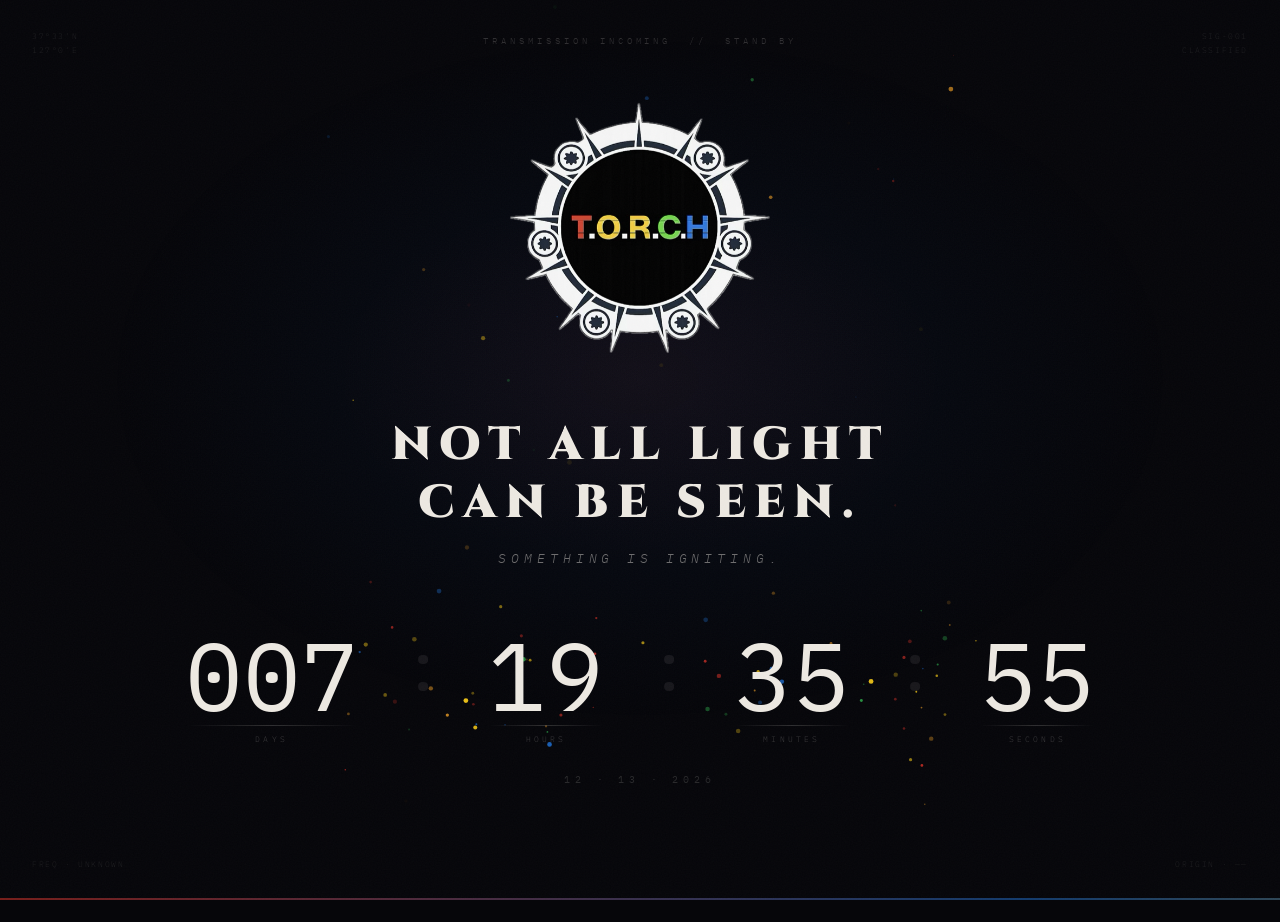
<file: teaser.html>
<!DOCTYPE html>
<html lang="en">
<head>
  <meta charset="UTF-8" />
  <meta name="viewport" content="width=device-width, initial-scale=1.0" />
  <title>T.O.R.C.H — 12.13.2026</title>
  <meta name="description" content="Something is igniting. 12.13.2026" />

  <link rel="preconnect" href="https://fonts.googleapis.com" />
  <link rel="preconnect" href="https://fonts.gstatic.com" crossorigin />
  <link href="https://fonts.googleapis.com/css2?family=Cinzel:wght@400;700;900&family=IBM+Plex+Mono:ital,wght@0,300;0,400;0,500;1,300&display=swap" rel="stylesheet" />

  <style>
    *, *::before, *::after { box-sizing: border-box; margin: 0; padding: 0; }

    :root {
      --red:    #e8352a;
      --blue:   #1f6fd0;
      --yellow: #f5c918;
      --green:  #2ea84a;
      --cream:  #ede9e2;
      --bg:     #06060a;
      --mid:    rgba(237,233,226,0.45);
      --faint:  rgba(237,233,226,0.18);
      --ghost:  rgba(237,233,226,0.07);
    }

    html, body {
      width: 100%; height: 100%;
      background: var(--bg);
      color: var(--cream);
      overflow-x: hidden;
      -webkit-font-smoothing: antialiased;
    }

    /* ── Grain overlay ──────────────────────────────── */
    body::after {
      content: '';
      position: fixed; inset: 0;
      background-image: url("data:image/svg+xml,%3Csvg xmlns='http://www.w3.org/2000/svg' width='300' height='300'%3E%3Cfilter id='n'%3E%3CfeTurbulence type='fractalNoise' baseFrequency='0.75' numOctaves='4' stitchTiles='stitch'/%3E%3C/filter%3E%3Crect width='300' height='300' filter='url(%23n)' opacity='1'/%3E%3C/svg%3E");
      opacity: 0.028;
      pointer-events: none;
      z-index: 999;
    }

    /* ── Radial bg glow ─────────────────────────────── */
    body::before {
      content: '';
      position: fixed; inset: 0;
      background: radial-gradient(ellipse 60% 55% at 50% 42%, rgba(31,111,208,0.07) 0%, transparent 70%),
                  radial-gradient(ellipse 40% 35% at 50% 42%, rgba(232,53,42,0.05) 0%, transparent 60%);
      pointer-events: none;
      z-index: 0;
    }

    /* ── Canvas ─────────────────────────────────────── */
    #canvas {
      position: fixed; inset: 0;
      width: 100%; height: 100%;
      pointer-events: none;
      z-index: 1;
    }

    /* ── Layout ─────────────────────────────────────── */
    .site {
      position: relative; z-index: 2;
      min-height: 100vh;
      display: flex;
      flex-direction: column;
      align-items: center;
      justify-content: center;
      padding: 6rem 2rem 5rem;
      gap: 0;
    }

    /* ── Top label ──────────────────────────────────── */
    .transmission {
      position: fixed;
      top: 2.2rem; left: 50%;
      transform: translateX(-50%);
      font-family: 'IBM Plex Mono', monospace;
      font-size: 0.55rem;
      font-weight: 300;
      letter-spacing: 0.45em;
      color: rgba(237,233,226,0.18);
      white-space: nowrap;
      text-transform: uppercase;
      animation: fadeIn 2s ease 0.5s both;
    }

    /* ── Corner coords ──────────────────────────────── */
    .corner {
      position: fixed;
      font-family: 'IBM Plex Mono', monospace;
      font-size: 0.5rem;
      font-weight: 300;
      letter-spacing: 0.2em;
      color: rgba(237,233,226,0.1);
      line-height: 1.8;
      animation: fadeIn 2s ease 1.5s both;
    }
    .corner-tl { top: 1.8rem; left: 2rem; }
    .corner-tr { top: 1.8rem; right: 2rem; text-align: right; }
    .corner-bl { bottom: 1.8rem; left: 2rem; }
    .corner-br { bottom: 1.8rem; right: 2rem; text-align: right; }
    @media (max-width: 600px) { .corner { display: none; } }

    /* ── Logo ───────────────────────────────────────── */
    .logo-wrap {
      position: relative;
      width: clamp(160px, 26vw, 260px);
      aspect-ratio: 1;
      margin-bottom: 3.5rem;
      animation: riseIn 1.4s cubic-bezier(0.22,1,0.36,1) 0.2s both;
    }

    .logo-wrap img {
      width: 100%; height: 100%;
      object-fit: contain;
      animation: breathe 5s ease-in-out infinite;
    }

    @keyframes breathe {
      0%,100% {
        filter:
          drop-shadow(0 0 18px rgba(232,53,42,0.22))
          drop-shadow(0 0 50px rgba(31,111,208,0.12))
          drop-shadow(0 0 90px rgba(245,201,24,0.05));
      }
      50% {
        filter:
          drop-shadow(0 0 32px rgba(232,53,42,0.40))
          drop-shadow(0 0 80px rgba(31,111,208,0.22))
          drop-shadow(0 0 140px rgba(245,201,24,0.10))
          drop-shadow(0 0 200px rgba(46,168,74,0.06));
      }
    }

    /* ── Headline ───────────────────────────────────── */
    .headline {
      text-align: center;
      margin-bottom: 3.8rem;
      animation: riseIn 1.4s cubic-bezier(0.22,1,0.36,1) 0.5s both;
    }

    .headline h1 {
      font-family: 'Cinzel', serif;
      font-weight: 900;
      font-size: clamp(1.35rem, 4.2vw, 2.9rem);
      letter-spacing: 0.18em;
      color: var(--cream);
      line-height: 1.25;
      margin-bottom: 1.1rem;
    }

    .headline p {
      font-family: 'IBM Plex Mono', monospace;
      font-weight: 300;
      font-style: italic;
      font-size: clamp(0.65rem, 1.4vw, 0.8rem);
      letter-spacing: 0.38em;
      color: var(--mid);
      text-transform: uppercase;
    }

    /* ── Countdown ──────────────────────────────────── */
    .countdown-wrap {
      display: flex;
      align-items: flex-start;
      gap: clamp(1.2rem, 3.5vw, 3rem);
      margin-bottom: 1.8rem;
      animation: riseIn 1.4s cubic-bezier(0.22,1,0.36,1) 0.8s both;
    }

    .cd-unit {
      display: flex;
      flex-direction: column;
      align-items: center;
      gap: 0.6rem;
    }

    .cd-num {
      font-family: 'IBM Plex Mono', monospace;
      font-weight: 400;
      font-size: clamp(2.8rem, 9vw, 6rem);
      line-height: 1;
      color: var(--cream);
      min-width: 2ch;
      text-align: center;
      position: relative;
    }

    /* Underline rule */
    .cd-num::after {
      content: '';
      position: absolute;
      bottom: -3px; left: 0; right: 0;
      height: 1px;
      background: linear-gradient(90deg, transparent, var(--faint), transparent);
    }

    .cd-label {
      font-family: 'IBM Plex Mono', monospace;
      font-weight: 300;
      font-size: 0.52rem;
      letter-spacing: 0.38em;
      color: rgba(237,233,226,0.22);
      text-transform: uppercase;
    }

    .cd-sep {
      font-family: 'IBM Plex Mono', monospace;
      font-size: clamp(2rem, 6vw, 4.2rem);
      color: rgba(237,233,226,0.08);
      line-height: 1;
      margin-top: 0.05em;
      user-select: none;
    }

    /* Tick flash */
    @keyframes tick {
      0%   { opacity: 1; }
      12%  { opacity: 0.4; }
      25%  { opacity: 1; }
    }
    .flash { animation: tick 0.25s ease; }

    /* ── Date tag ───────────────────────────────────── */
    .date-tag {
      font-family: 'IBM Plex Mono', monospace;
      font-size: 0.6rem;
      letter-spacing: 0.5em;
      color: rgba(237,233,226,0.15);
      margin-bottom: 3.5rem;
      text-transform: uppercase;
      animation: riseIn 1.4s cubic-bezier(0.22,1,0.36,1) 1s both;
    }


    /* ── Bottom signal bar ──────────────────────────── */
    .signal-bar {
      position: fixed;
      bottom: 0; left: 0; right: 0;
      height: 2px;
      background: linear-gradient(90deg,
        var(--red), var(--blue), var(--yellow), var(--green), var(--blue), var(--red)
      );
      background-size: 400% 100%;
      animation: signalFlow 10s linear infinite;
      opacity: 0.5;
      z-index: 10;
    }
    @keyframes signalFlow {
      0%   { background-position: 0% 0%; }
      100% { background-position: 400% 0%; }
    }

    /* ── Shared animations ──────────────────────────── */
    @keyframes fadeIn {
      from { opacity: 0; }
      to   { opacity: 1; }
    }
    @keyframes riseIn {
      from { opacity: 0; transform: translateY(22px); }
      to   { opacity: 1; transform: translateY(0); }
    }

    /* ── Responsive ─────────────────────────────────── */
    @media (max-width: 480px) {
      .countdown-wrap { gap: 0.9rem; }
      .cd-sep { font-size: 1.8rem; }
      .headline h1 { letter-spacing: 0.1em; }
    }
  </style>
</head>
<body>

<canvas id="canvas"></canvas>

<div class="transmission">TRANSMISSION INCOMING &nbsp;//&nbsp; STAND BY</div>

<div class="corner corner-tl">37°33'N<br>127°0'E</div>
<div class="corner corner-tr">SIG-001<br>CLASSIFIED</div>
<div class="corner corner-bl">FREQ&nbsp;·&nbsp;UNKNOWN</div>
<div class="corner corner-br">ORIGIN&nbsp;·&nbsp;——</div>

<main class="site">

  <div class="logo-wrap">
    <img src="images/Hero.png" alt="T.O.R.C.H" />
  </div>

  <div class="headline">
    <h1>NOT ALL LIGHT<br>CAN BE SEEN.</h1>
    <p>Something is igniting.</p>
  </div>

  <div class="countdown-wrap" id="countdown">
    <div class="cd-unit">
      <div class="cd-num" id="cd-days">000</div>
      <div class="cd-label">Days</div>
    </div>
    <div class="cd-sep">:</div>
    <div class="cd-unit">
      <div class="cd-num" id="cd-hours">00</div>
      <div class="cd-label">Hours</div>
    </div>
    <div class="cd-sep">:</div>
    <div class="cd-unit">
      <div class="cd-num" id="cd-mins">00</div>
      <div class="cd-label">Minutes</div>
    </div>
    <div class="cd-sep">:</div>
    <div class="cd-unit">
      <div class="cd-num" id="cd-secs">00</div>
      <div class="cd-label">Seconds</div>
    </div>
  </div>

  <div class="date-tag">12 · 13 · 2026</div>

</main>

<div class="signal-bar"></div>

<script>
// ── Countdown ──────────────────────────────────────────────────
const TARGET = new Date('2026-12-13T00:00:00');

function pad(n, w = 2) { return String(n).padStart(w, '0'); }

function tick() {
  const now  = new Date();
  const diff = TARGET - now;

  if (diff <= 0) {
    ['cd-days','cd-hours','cd-mins','cd-secs'].forEach(id => {
      document.getElementById(id).textContent = id === 'cd-days' ? '000' : '00';
    });
    return;
  }

  const days  = Math.floor(diff / 864e5);
  const hours = Math.floor((diff % 864e5) / 36e5);
  const mins  = Math.floor((diff % 36e5)  / 6e4);
  const secs  = Math.floor((diff % 6e4)   / 1e3);

  const secEl  = document.getElementById('cd-secs');
  const newSec = pad(secs);
  if (secEl.textContent !== newSec) {
    secEl.classList.remove('flash');
    void secEl.offsetWidth;
    secEl.classList.add('flash');
  }

  document.getElementById('cd-days').textContent  = pad(days, 3);
  document.getElementById('cd-hours').textContent = pad(hours);
  document.getElementById('cd-mins').textContent  = pad(mins);
  secEl.textContent = newSec;
}

tick();
setInterval(tick, 1000);

// ── Particle system (rising embers) ───────────────────────────
(function () {
  const canvas = document.getElementById('canvas');
  const ctx    = canvas.getContext('2d');
  let W, H;

  const COLORS = [
    [232, 53,  42],   // red
    [245,201,  24],   // yellow
    [255,170,  40],   // warm orange
    [ 31,111, 208],   // blue
    [ 46,168,  74],   // green
  ];

  function resize() {
    W = canvas.width  = window.innerWidth;
    H = canvas.height = window.innerHeight;
  }
  resize();
  window.addEventListener('resize', resize);

  class Ember {
    constructor(scatter) {
      this.scatter = scatter;
      this.reset();
      if (scatter) { this.y = Math.random() * H; this.alpha *= Math.random(); }
    }
    reset() {
      // Spawn in a loose band around horizontal centre
      this.x     = W * 0.25 + Math.random() * W * 0.5;
      this.y     = H * 0.72 + Math.random() * H * 0.15;
      this.vx    = (Math.random() - 0.5) * 0.5;
      this.vy    = -(0.35 + Math.random() * 1.1);
      this.r     = 0.6 + Math.random() * 1.8;
      this.alpha = 0.55 + Math.random() * 0.4;
      this.decay = 0.003 + Math.random() * 0.005;
      this.col   = COLORS[Math.floor(Math.random() * COLORS.length)];
      this.age   = 0;
    }
    update() {
      this.x += this.vx + Math.sin(this.age * 0.04) * 0.25;
      this.y += this.vy;
      this.alpha -= this.decay;
      this.age++;
      if (this.alpha <= 0 || this.y < -8) this.reset();
    }
    draw() {
      const [r, g, b] = this.col;
      ctx.beginPath();
      ctx.arc(this.x, this.y, this.r, 0, Math.PI * 2);
      ctx.fillStyle = `rgba(${r},${g},${b},${this.alpha.toFixed(3)})`;
      ctx.fill();
    }
  }

  const COUNT   = 110;
  const embers  = Array.from({ length: COUNT }, (_, i) => new Ember(i < COUNT * 0.7));

  function frame() {
    ctx.clearRect(0, 0, W, H);
    embers.forEach(e => { e.update(); e.draw(); });
    requestAnimationFrame(frame);
  }
  frame();
})();
</script>

</body>
</html>
</file>
